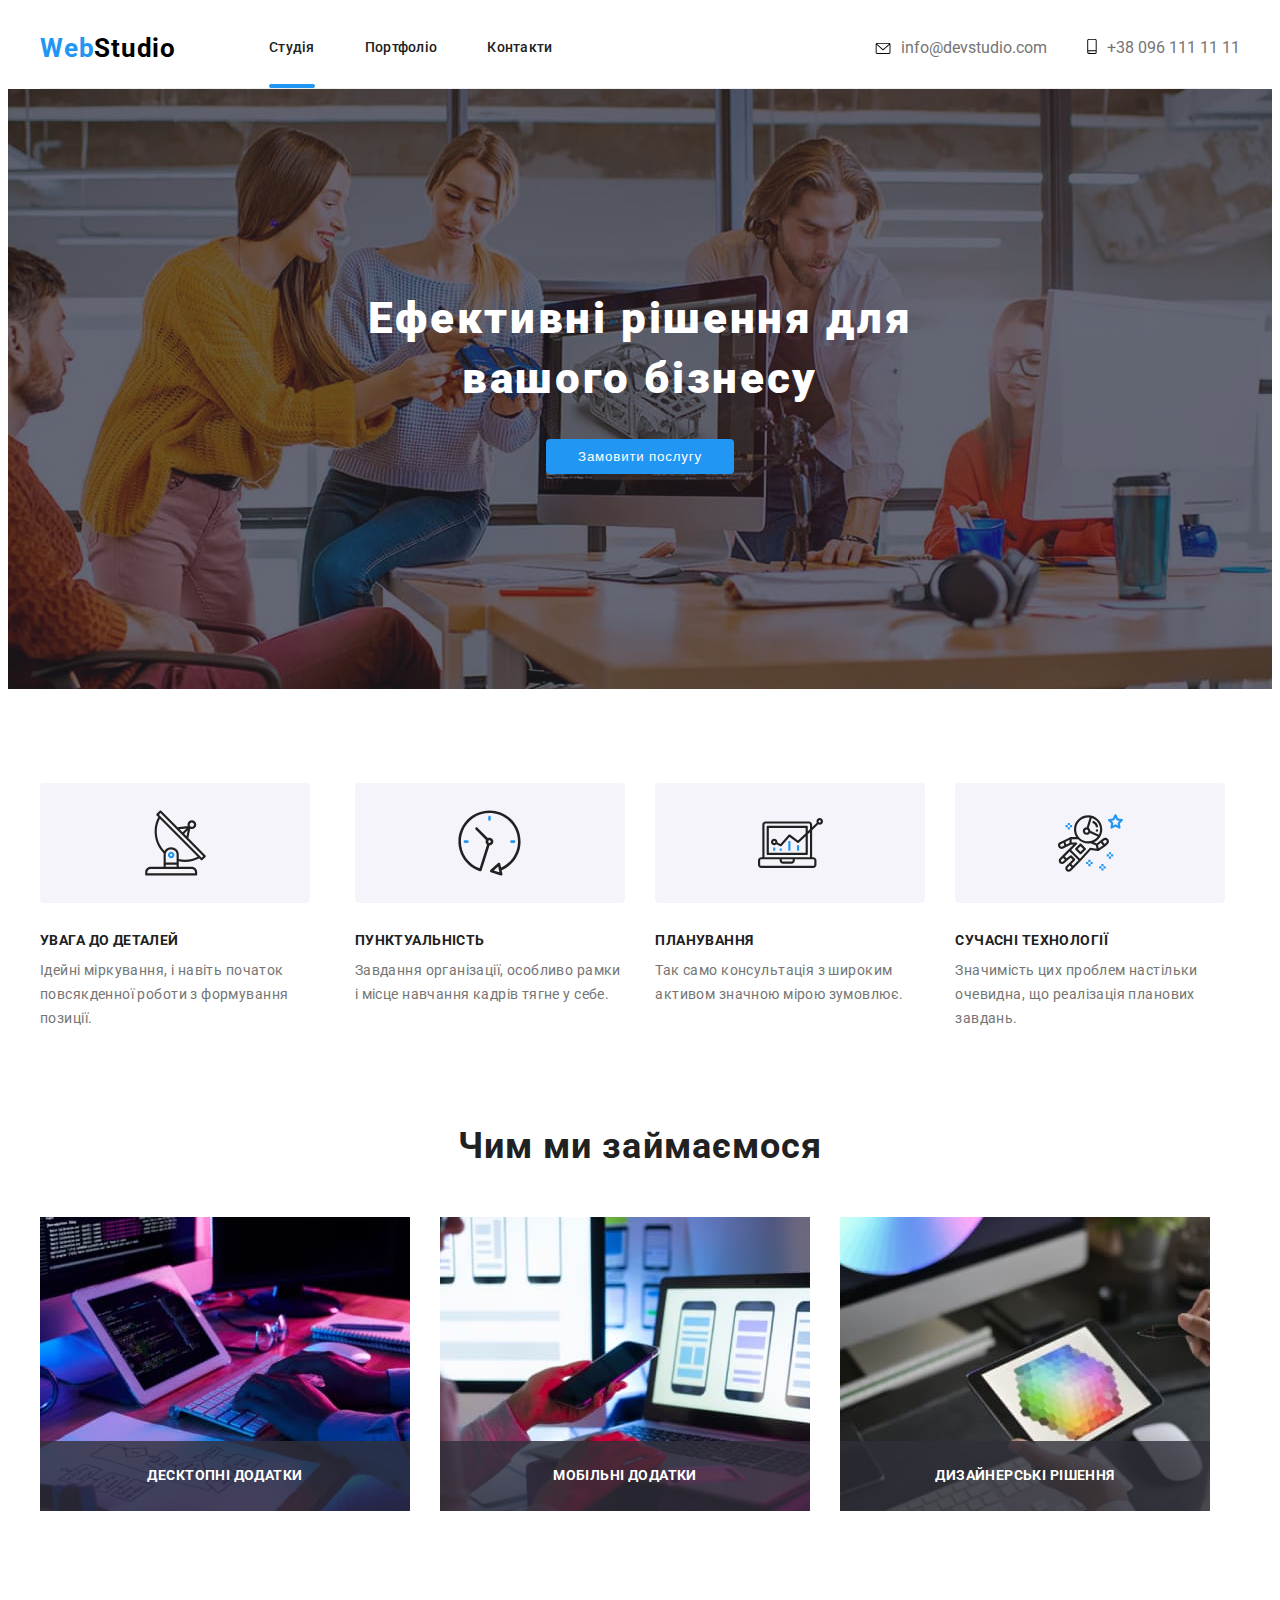
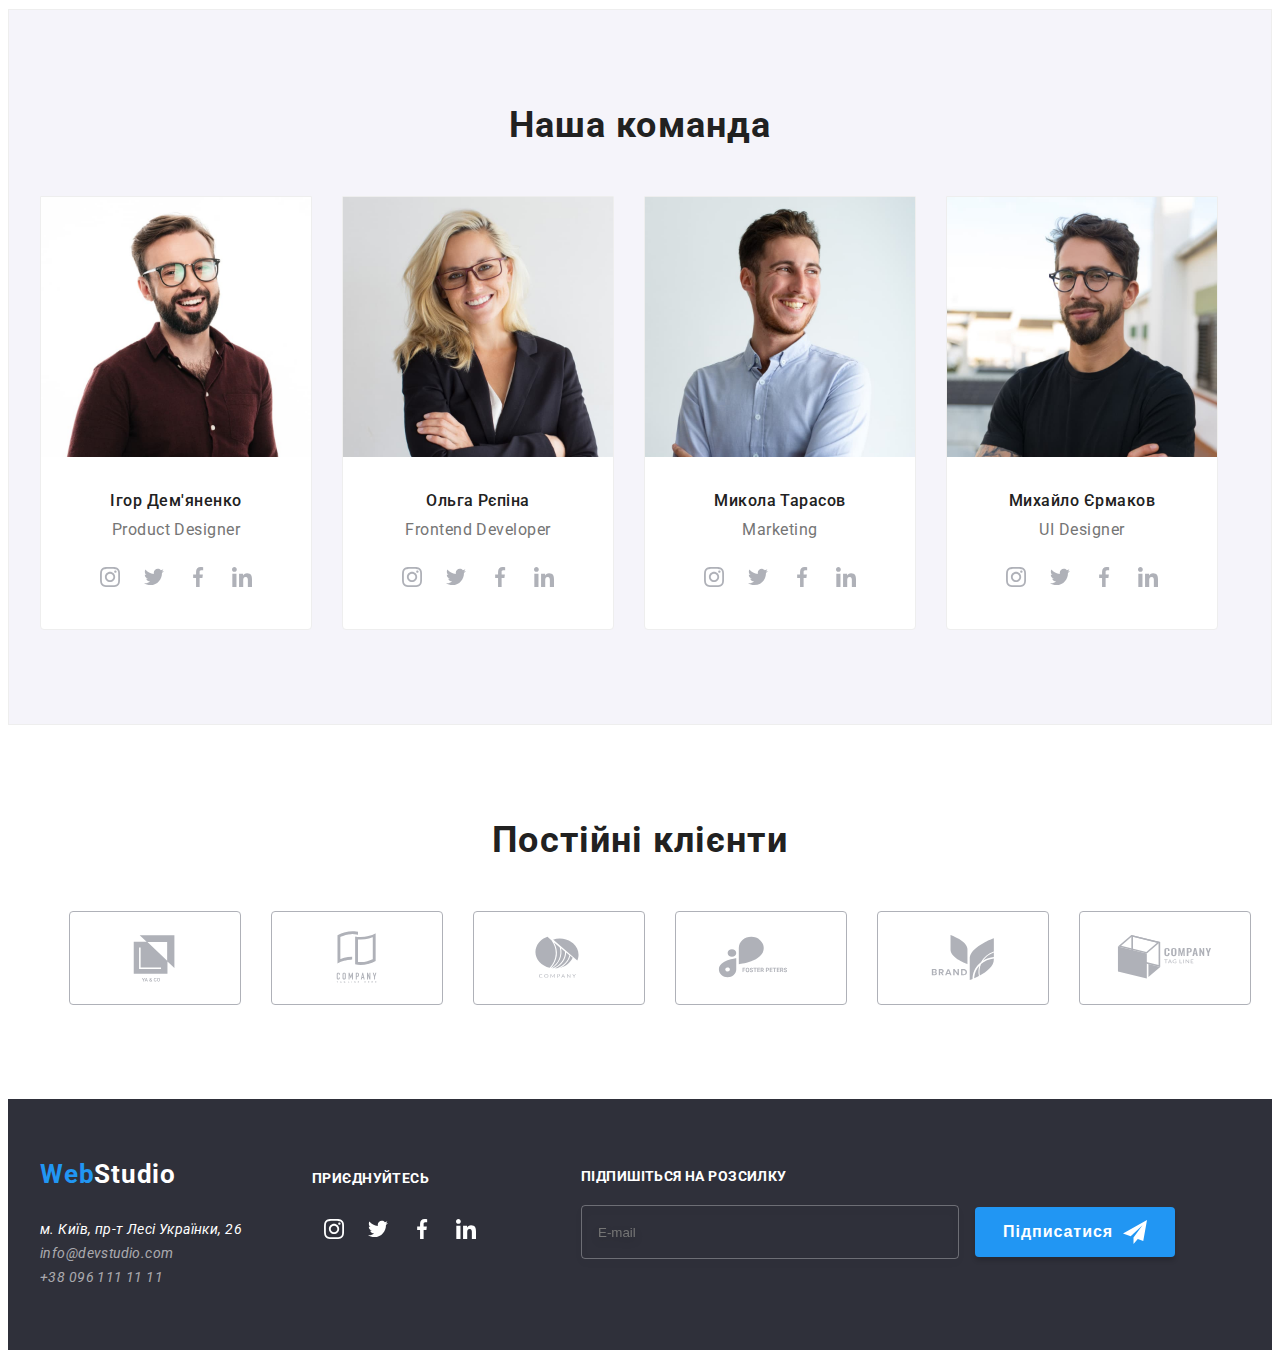
<file: index.html>
<!DOCTYPE html>
<html lang="uk">
  <head>
    <meta charset="UTF-8" />
    <meta http-equiv="X-UA-Compatible" content="IE=edge" />
    <meta name="viewport" content="width=device-width, initial-scale=1.0" />
    <title>Document</title>
    <link rel="preconnect" href="https://fonts.googleapis.com" />
    <link rel="preconnect" href="https://fonts.gstatic.com" crossorigin />
    <link
      href="https://fonts.googleapis.com/css2?family=Raleway:wght@700&family=Roboto:wght@400;500;700;900&display=swap"
      rel="stylesheet"
    />
    <link
      rel="stylesheet"
      href="https://cdnjs.cloudflare.com/ajax/libs/modern-normalize/1.1.0/modern-normalize.min.css"
      integrity="sha512-wpPYUAdjBVSE4KJnH1VR1HeZfpl1ub8YT/NKx4PuQ5NmX2tKuGu6U/JRp5y+Y8XG2tV+wKQpNHVUX03MfMFn9Q=="
      crossorigin="anonymous"
      referrerpolicy="no-referrer"
    />
    <link rel="stylesheet" href="./css/style.css" />
  </head>
  <body>
    <div class="container">
      <header class="header main-nav">
        <a href="" class="logo"> Web<span class="logo">Studio</span> </a>
        <nav>
          <ul class="site-nav list">
            <li class="item"><a href="" class="link menu-studio">Студія</a></li>
            <li class="item">
              <a href="./portfolio.html" class="link menu-link">Портфоліо</a>
            </li>
            <li class="item"><a href="" class="link menu-link">Контакти</a></li>
          </ul>
        </nav>
        <ul class="auth-nav list">
          <li class="social-mail">
            <a href="#" class="soc-mail link">
              <svg class="icon-mail mail" width="16" height="12">
                <use href="./images/icons.svg#icon-envelope"></use>
              </svg>
              info@devstudio.com
            </a>
          </li>
          <li class="social-tel">
            <a href="#" class="soc-tel link">
              <svg class="icon-tel tel" width="10" height="16">
                <use href="./images/icons.svg#icon-smartphone"></use>
              </svg>
              +38 096 111 11 11
            </a>
          </li>
        </ul>
      </header>
    </div>
    <main>
      <div>
        <div class="overlay">
          <section class="hero">
            <h1 class="hero-title list">
              Ефективні рішення для <br />вашого бізнесу
            </h1>
            <button type="button" class="hero-btn" data-modal-open>
              Замовити послугу
            </button>
          </section>
        </div>

        <section class="section">
          <div class="container">
            <h2 class="section-title visually-hidden">Наші переваги</h2>
            <ul class="features list">
              <li class="item">
                <div class="icon">
                  <svg width="65" height="70">
                    <use href="./images/icons.svg#icon-antenna"></use>
                  </svg>
                </div>
                <h3 class="title">УВАГА ДО ДЕТАЛЕЙ</h3>
                <p class="title-text item">
                  Ідейні міркування, і навіть початок повсякденної роботи з
                  формування позиції.
                </p>
              </li>
              <li class="item">
                <div class="icon">
                  <svg width="65" height="70">
                    <use href="./images/icons.svg#icon-clock-1"></use>
                  </svg>
                </div>
                <h3 class="title">ПУНКТУАЛЬНІСТЬ</h3>
                <p class="title-text item">
                  Завдання організації, особливо рамки і місце навчання кадрів
                  тягне у себе.
                </p>
              </li>
              <li class="item">
                <div class="icon">
                  <svg width="65" height="70">
                    <use href="./images/icons.svg#icon-diagram"></use>
                  </svg>
                </div>
                <h3 class="title">ПЛАНУВАННЯ</h3>
                <p class="title-text item">
                  Так само консультація з широким активом значною мірою
                  зумовлює.
                </p>
              </li>
              <li class="item">
                <div class="icon">
                  <svg width="65" height="70">
                    <use href="./images/icons.svg#icon-astronaut"></use>
                  </svg>
                </div>
                <h3 class="title">СУЧАСНІ ТЕХНОЛОГІЇ</h3>
                <p class="title-text item">
                  Значимість цих проблем настільки очевидна, що реалізація
                  планових завдань.
                </p>
              </li>
            </ul>
          </div>
        </section>
        <section class="section padding-top">
          <div class="container">
            <h2 class="section-title">Чим ми займаємося</h2>
            <ul class="list work-list">
              <li class="item">
                <div class="working-list">
                  <p class="working-text">Десктопні додатки</p>
                </div>
                <img src="./images/1.jpg" alt="coding" width="370" />
              </li>
              <li class="item">
                <div class="working-list">
                  <p class="working-text">Мобільні додатки</p>
                </div>
                <img src="./images/2.jpg" alt="work" width="370" />
              </li>
              <li class="item">
                <div class="working-list">
                  <p class="working-text">Дизайнерські рішення</p>
                </div>
                <img src="./images/3.jpg" alt="3D Designer" width="370" />
              </li>
            </ul>
          </div>
        </section>
        <section class="section bckg">
          <div class="container">
            <h2 class="section-title">Наша команда</h2>
            <ul class="our-team list">
              <li class="item">
                <img
                  src="./images/team-igor (1).jpg"
                  alt="our team"
                  width="270"
                />
                <h3 class="team-manager">Ігор Дем'яненко</h3>
                <p class="team-title">Product Designer</p>
                <div class="manager-soc">
                  <a href="#" class="manager-soc-item">
                    <svg class="icon-inst" width="20" height="20">
                      <use href="./images/icons.svg#icon-instagram"></use>
                    </svg>
                  </a>
                  <a href="#" class="manager-soc-item">
                    <svg class="icon-twitter" width="20" height="20">
                      <use href="./images/icons.svg#icon-twitter"></use>
                    </svg>
                  </a>
                  <a href="#" class="manager-soc-item">
                    <svg class="icon-facebook" width="20" height="20">
                      <use href="./images/icons.svg#icon-facebook"></use>
                    </svg>
                  </a>
                  <a href="#" class="manager-soc-item">
                    <svg class="icon-linkedin" width="20" height="20">
                      <use href="./images/icons.svg#icon-linkedin"></use>
                    </svg>
                  </a>
                </div>
              </li>
              <li class="item">
                <img
                  src="./images/team-olga (1).jpg"
                  alt="our team"
                  width="270"
                />
                <h3 class="team-manager">Ольга Рєпіна</h3>
                <p class="team-title">Frontend Developer</p>

                <div class="manager-soc">
                  <a href="#" class="manager-soc-item">
                    <svg width="20" height="20">
                      <use href="./images/icons.svg#icon-instagram"></use>
                    </svg>
                  </a>
                  <a href="#" class="manager-soc-item">
                    <svg width="20" height="20">
                      <use href="./images/icons.svg#icon-twitter"></use>
                    </svg>
                  </a>
                  <a href="#" class="manager-soc-item">
                    <svg width="20" height="20">
                      <use href="./images/icons.svg#icon-facebook"></use>
                    </svg>
                  </a>
                  <a href="#" class="manager-soc-item">
                    <svg width="20" height="20">
                      <use href="./images/icons.svg#icon-linkedin"></use>
                    </svg>
                  </a>
                </div>
              </li>
              <li class="item">
                <img
                  src="./images/team-mikola (1).jpg"
                  alt="our team"
                  width="270"
                />
                <h3 class="team-manager">Микола Тарасов</h3>
                <p class="team-title">Marketing</p>

                <div class="manager-soc">
                  <a href="#" class="manager-soc-item">
                    <svg width="20" height="20">
                      <use href="./images/icons.svg#icon-instagram"></use>
                    </svg>
                  </a>
                  <a href="#" class="manager-soc-item">
                    <svg width="20" height="20">
                      <use href="./images/icons.svg#icon-twitter"></use>
                    </svg>
                  </a>
                  <a href="#" class="manager-soc-item">
                    <svg width="20" height="20">
                      <use href="./images/icons.svg#icon-facebook"></use>
                    </svg>
                  </a>
                  <a href="#" class="manager-soc-item">
                    <svg width="20" height="20">
                      <use href="./images/icons.svg#icon-linkedin"></use>
                    </svg>
                  </a>
                </div>
              </li>
              <li class="item">
                <img
                  src="./images/team-mihailo (1).jpg"
                  alt="our team"
                  width="270"
                />
                <h3 class="team-manager">Михайло Єрмаков</h3>
                <p class="team-title">UI Designer</p>

                <div class="manager-soc">
                  <a href="#" class="manager-soc-item">
                    <svg width="20" height="20">
                      <use href="./images/icons.svg#icon-instagram"></use>
                    </svg>
                  </a>
                  <a href="#" class="manager-soc-item">
                    <svg width="20" height="20">
                      <use href="./images/icons.svg#icon-twitter"></use>
                    </svg>
                  </a>
                  <a href="#" class="manager-soc-item">
                    <svg width="20" height="20">
                      <use href="./images/icons.svg#icon-facebook"></use>
                    </svg>
                  </a>
                  <a href="#" class="manager-soc-item">
                    <svg width="20" height="20">
                      <use href="./images/icons.svg#icon-linkedin"></use>
                    </svg>
                  </a>
                </div>
              </li>
            </ul>
          </div>
        </section>
      </div>
    </main>
    <div class="container">
      <section class="section">
        <h2 class="section-title">Постійні клієнти</h2>
        <div class="icons-clients">
          <ul class="clients-list">
            <a href="#" class="clients-soc item">
              <svg width="106" height="60">
                <use href="./images/icons.svg#icon-Logo"></use>
              </svg>
            </a>
            <a href="#" class="clients-soc item">
              <svg width="106" height="60">
                <use href="./images/icons.svg#icon-Logo1"></use>
              </svg>
            </a>
            <a href="#" class="clients-soc item">
              <svg width="106" height="60">
                <use href="./images/icons.svg#icon-Logo2"></use>
              </svg>
            </a>
            <a href="#" class="clients-soc item">
              <svg width="106" height="60">
                <use href="./images/icons.svg#icon-Logo3"></use>
              </svg>
            </a>
            <a href="#" class="clients-soc item">
              <svg width="106" height="60">
                <use href="./images/icons.svg#icon-Logo4"></use>
              </svg>
            </a>
            <a href="#" class="clients-soc item">
              <svg width="106" height="60">
                <use href="./images/icons.svg#icon-Logo5"></use>
              </svg>
            </a>
          </ul>
        </div>
      </section>
    </div>
    <footer class="footer">
      <div class="container footer-position">
        <div>
          <a href="" class="logo-footer">
            Web<span class="logo-footer">Studio</span>
          </a>
          <address class="address">
            <div class="footer-info">
              <ul class="list">
                <li>
                  <a
                    href="https://goo.gl/maps/Df2km93PfEb9xTwm8"
                    target="_blank"
                    rel="noopener noreferrer nofollow"
                    class="footer-address"
                    >м. Київ, пр-т Лесі Українки, 26</a
                  >
                </li>

                <li>
                  <a href="mailto:info@devstudio.com" class="footer-mail"
                    >info@devstudio.com</a
                  >
                </li>
                <li>
                  <a href="tel:+380961111111" class="footer-tel"
                    >+38 096 111 11 11</a
                  >
                </li>
              </ul>
            </div>
          </address>
        </div>
        <div class="footer-soc-list">
          <h2 class="footer-soc-title">приєднуйтесь</h2>
          <ul class="social-list list">
            <li>
              <a href="#" class="footer-soc-item">
                <svg width="20" height="20">
                  <use href="./images/icons.svg#icon-instagram"></use>
                </svg>
              </a>
            </li>
            <li>
              <a href="#" class="footer-soc-item">
                <svg width="20" height="20">
                  <use href="./images/icons.svg#icon-twitter"></use>
                </svg>
              </a>
            </li>
            <li>
              <a href="#" class="footer-soc-item">
                <svg width="20" height="20">
                  <use href="./images/icons.svg#icon-facebook"></use>
                </svg>
              </a>
            </li>
            <li>
              <a href="#" class="footer-soc-item">
                <svg width="20" height="20">
                  <use href="./images/icons.svg#icon-linkedin"></use>
                </svg>
              </a>
            </li>
          </ul>
        </div>
        <form class="follow-field">
          <h2 class="follow-title">Підпишіться на розсилку</h2>
          <input
            type="email"
            name="mail"
            class="follow-mail"
            placeholder="E-mail"
          />
          <button type="submit" class="follow-btn">
            <span class="follow-text">Підписатися</span>
            <svg width="24" height="24" class="icon-massage">
              <use href="./images/icons.svg#icon-follow-massage"></use>
            </svg>
          </button>
        </form>
      </div>
    </footer>
    <div class="backdrop is-hidden" data-modal>
      <div class="modal">
        <button type="button" class="modal-close" data-modal-close>
          <svg width="11" height="11">
            <use href="./images/icons.svg#icon-close"></use>
          </svg>
        </button>
        <h2 class="modal-title">Залиште свої дані, ми вам передзвонимо</h2>
        <form class="form">
          <div class="form-field">
            <label for="">Ім'я</label>
            <div class="modal-input-wrapper">
              <input type="text" name="user-name" class="user-name" />
              <svg width="18" height="18" class="person">
                <use href="./images/icons.svg#icon-person"></use>
              </svg>
            </div>
          </div>

          <div class="form-field">
            <label for="">Телефон</label>
            <div class="modal-input-wrapper">
              <input type="tel" name="tel" class="user-tel" />
              <svg width="18" height="18" class="telefon">
                <use href="./images/icons.svg#icon-phone"></use>
              </svg>
            </div>
          </div>

          <div class="form-field">
            <label for="">Пошта</label>
            <div class="modal-input-wrapper">
              <input type="email" name="mail" class="user-mail" />
              <svg width="18" height="18" class="modal-mail">
                <use href="./images/icons.svg#icon-email"></use>
              </svg>
            </div>
          </div>

          <div class="form-field">
            <label for="">Коментар</label>
            <textarea
              name="comment"
              id=""
              rows="10"
              placeholder="Введіть текст"
            ></textarea>
          </div>

          <div class="modal-policy">
            <input class="checkbox" type="checkbox" name="poli" id="politic" />
            <label for="politic" class="policy">
              <span class="modal-icon-check">
                <svg width="16" height="15">
                  <use href="./images/icons.svg#icon-check"></use>
                </svg>
              </span>
              Погоджуюся з розсилкою та приймаю</label
            >
            <a href="" class="policy-blue">Умови договору</a>
          </div>

          <button type="submit" class="modal-btn">Відправити</button>
        </form>
      </div>
    </div>
    <script src="./js/modal.js"></script>
  </body>
</html>
</file>
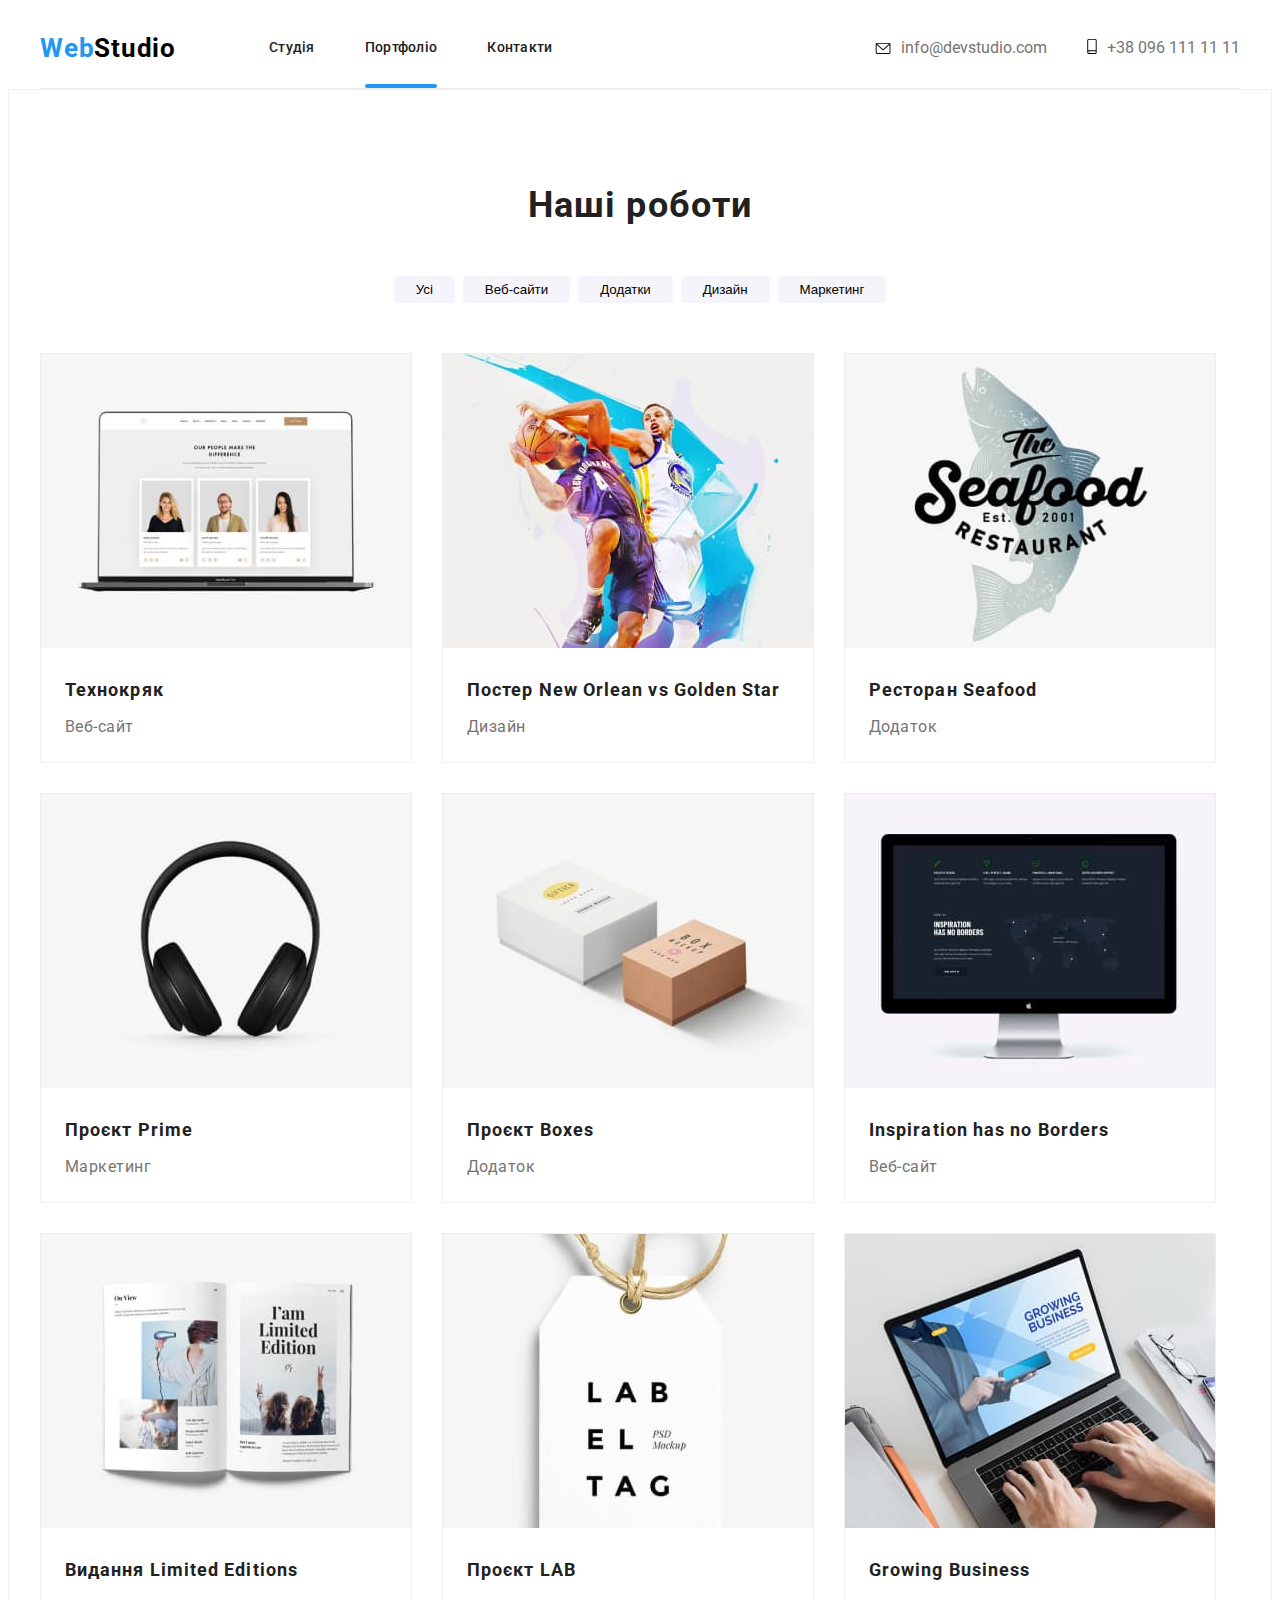
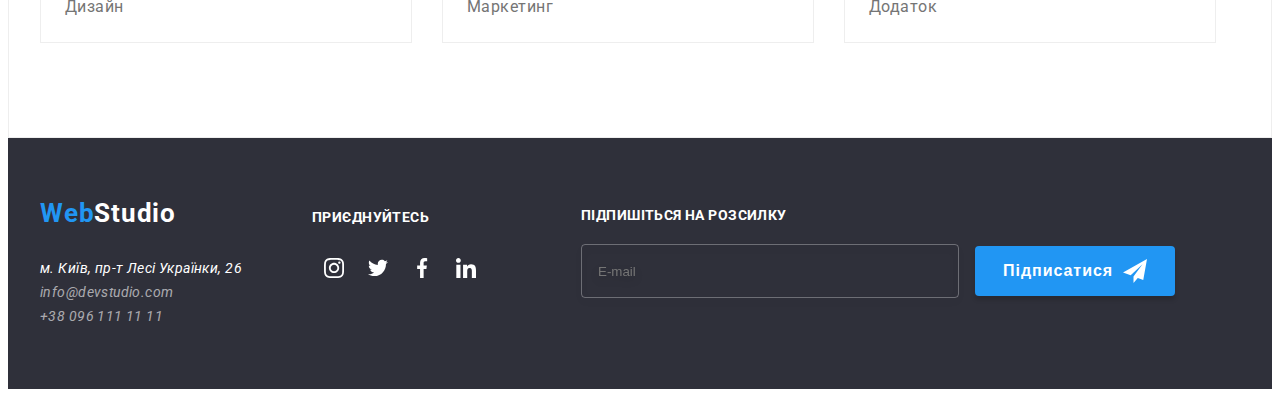
<file: portfolio.html>
<!DOCTYPE html>
<html lang="en">
  <head>
    <meta charset="UTF-8" />
    <meta http-equiv="X-UA-Compatible" content="IE=edge" />
    <meta name="viewport" content="width=device-width, initial-scale=1.0" />
    <title>Document</title>
    <link
      href="https://fonts.googleapis.com/css2?family=Raleway:wght@700&family=Roboto:wght@400;500;700;900&display=swap"
      rel="stylesheet"
    />
    <link
      rel="stylesheet"
      href="https://cdnjs.cloudflare.com/ajax/libs/modern-normalize/1.1.0/modern-normalize.min.css"
      integrity="sha512-wpPYUAdjBVSE4KJnH1VR1HeZfpl1ub8YT/NKx4PuQ5NmX2tKuGu6U/JRp5y+Y8XG2tV+wKQpNHVUX03MfMFn9Q=="
      crossorigin="anonymous"
      referrerpolicy="no-referrer"
    />
    <link rel="stylesheet" href="./css/style.css" />
  </head>
  <body>
    <div class="container">
      <header class="header main-nav">
        <a href="" class="logo"> Web<span class="logo">Studio</span> </a>
        <nav>
          <ul class="site-nav list">
            <li class="item">
              <a href="./index.html" class="link menu-link">Студія</a>
            </li>
            <li class="item">
              <a href="./portfolio.html" class="link menu-portfolio"
                >Портфоліо</a
              >
            </li>
            <li class="item"><a href="" class="link menu-link">Контакти</a></li>
          </ul>
        </nav>
        <ul class="auth-nav list">
          <li class="social-mail">
            <a href="#" class="soc-mail link">
              <svg class="icon-mail mail" width="16" height="12">
                <use href="./images/icons.svg#icon-envelope"></use>
              </svg>
              info@devstudio.com
            </a>
          </li>
          <li class="social-tel">
            <a href="#" class="soc-tel link">
              <svg class="icon-tel tel" width="10" height="16">
                <use href="./images/icons.svg#icon-smartphone"></use>
              </svg>
              +38 096 111 11 11
            </a>
          </li>
        </ul>
      </header>
    </div>
    <main>
      <section class="section border">
        <div class="portfolio-container">
          <h1 class="section-title">Наші роботи</h1>
          <ul class="list flex-btn">
            <li class="item"><button type="button" class="btn">Усі</button></li>
            <li class="item">
              <button type="button" class="btn">Веб-сайти</button>
            </li>
            <li class="item">
              <button type="button" class="btn">Додатки</button>
            </li>
            <li class="item">
              <button type="button" class="btn">Дизайн</button>
            </li>
            <li class="item">
              <button type="button" class="btn">Маркетинг</button>
            </li>
          </ul>
          <ul class="list flex-container">
            <li class="flex-element">
              <div class="products-overlay">
                <a href=""></a>
                <img src="./images/texnocryak.jpg" alt="" />
                <div class="products-text">
                  <p class="text-resource">
                    Ресурс пропонує комплексні пропозиції з різним рівнем
                    функціоналу та сервісів. Все це дозволить відвідувачу
                    отримати вичерпні відомості про компанію чи приватну особу.
                  </p>
                </div>
              </div>
              <h2 class="title-name">Технокряк</h2>
              <p class="text">Веб-сайт</p>
            </li>
            <li class="flex-element">
              <div class="products-overlay">
                <a href=""></a>
                <img src="./images/neworlean.jpg" alt="" />
                <div class="products-text">
                  <p class="text-resource">
                    Ресурс пропонує комплексні пропозиції з різним рівнем
                    функціоналу та сервісів. Все це дозволить відвідувачу
                    отримати вичерпні відомості про компанію чи приватну особу.
                  </p>
                </div>
              </div>
              <h2 class="title-name">Постер New Orlean vs Golden Star</h2>
              <p class="text">Дизайн</p>
            </li>
            <li class="flex-element">
              <div class="products-overlay">
                <a href=""></a>
                <img src="./images/seafood.jpg" alt="" />
                <div class="products-text">
                  <p class="text-resource">
                    Ресурс пропонує комплексні пропозиції з різним рівнем
                    функціоналу та сервісів. Все це дозволить відвідувачу
                    отримати вичерпні відомості про компанію чи приватну особу.
                  </p>
                </div>
              </div>
              <h2 class="title-name">Ресторан Seafood</h2>
              <p class="text">Додаток</p>
            </li>
            <li class="flex-element">
              <div class="products-overlay">
                <a href=""></a>
                <img src="./images/prime.jpg" alt="" />
                <div class="products-text">
                  <p class="text-resource">
                    Ресурс пропонує комплексні пропозиції з різним рівнем
                    функціоналу та сервісів. Все це дозволить відвідувачу
                    отримати вичерпні відомості про компанію чи приватну особу.
                  </p>
                </div>
              </div>
              <h2 class="title-name">Проєкт Prime</h2>
              <p class="text">Маркетинг</p>
            </li>
            <li class="flex-element">
              <div class="products-overlay">
                <a href=""></a>
                <img src="./images/boxes.jpg" alt="" />
                <div class="products-text">
                  <p class="text-resource">
                    Ресурс пропонує комплексні пропозиції з різним рівнем
                    функціоналу та сервісів. Все це дозволить відвідувачу
                    отримати вичерпні відомості про компанію чи приватну особу.
                  </p>
                </div>
              </div>
              <h2 class="title-name">Проєкт Boxes</h2>
              <p class="text">Додаток</p>
            </li>
            <li class="flex-element">
              <div class="products-overlay">
                <a href=""></a>
                <img src="./images/Inspiration.jpg" alt="" />
                <div class="products-text">
                  <p class="text-resource">
                    Ресурс пропонує комплексні пропозиції з різним рівнем
                    функціоналу та сервісів. Все це дозволить відвідувачу
                    отримати вичерпні відомості про компанію чи приватну особу.
                  </p>
                </div>
              </div>
              <h2 class="title-name">Inspiration has no Borders</h2>
              <p class="text">Веб-сайт</p>
            </li>
            <li class="flex-element">
              <div class="products-overlay">
                <a href=""></a>
                <img src="./images/Limited Edition.jpg" alt="" />
                <div class="products-text">
                  <p class="text-resource">
                    Ресурс пропонує комплексні пропозиції з різним рівнем
                    функціоналу та сервісів. Все це дозволить відвідувачу
                    отримати вичерпні відомості про компанію чи приватну особу.
                  </p>
                </div>
              </div>
              <h2 class="title-name">Видання Limited Editions</h2>
              <p class="text">Дизайн</p>
            </li>
            <li class="flex-element">
              <div class="products-overlay">
                <a href=""></a>
                <img src="./images/lab.jpg" alt="" />
                <div class="products-text">
                  <p class="text-resource">
                    Ресурс пропонує комплексні пропозиції з різним рівнем
                    функціоналу та сервісів. Все це дозволить відвідувачу
                    отримати вичерпні відомості про компанію чи приватну особу.
                  </p>
                </div>
              </div>
              <h2 class="title-name">Проєкт LAB</h2>
              <p class="text">Маркетинг</p>
            </li>
            <li class="flex-element">
              <div class="products-overlay">
                <a href=""></a>
                <img src="./images/Growing Business.jpg" alt="" />
                <div class="products-text">
                  <p class="text-resource">
                    Ресурс пропонує комплексні пропозиції з різним рівнем
                    функціоналу та сервісів. Все це дозволить відвідувачу
                    отримати вичерпні відомості про компанію чи приватну особу.
                  </p>
                </div>
              </div>
              <h2 class="title-name">Growing Business</h2>
              <p class="text">Додаток</p>
            </li>
          </ul>
        </div>
      </section>
    </main>
    <footer class="footer">
      <div class="container footer-position">
        <div>
          <a href="" class="logo-footer">
            Web<span class="logo-footer">Studio</span>
          </a>
          <address class="address">
            <div class="footer-info">
              <ul class="list">
                <li>
                  <a
                    href="https://goo.gl/maps/Df2km93PfEb9xTwm8"
                    target="_blank"
                    rel="noopener noreferrer nofollow"
                    class="footer-address"
                    >м. Київ, пр-т Лесі Українки, 26</a
                  >
                </li>

                <li>
                  <a href="mailto:info@devstudio.com" class="footer-mail"
                    >info@devstudio.com</a
                  >
                </li>
                <li>
                  <a href="tel:+380961111111" class="footer-tel"
                    >+38 096 111 11 11</a
                  >
                </li>
              </ul>
            </div>
          </address>
        </div>
        <div class="footer-soc-list">
          <h2 class="footer-soc-title">приєднуйтесь</h2>
          <ul class="social-list list">
            <li>
              <a href="#" class="footer-soc-item">
                <svg width="20" height="20">
                  <use href="./images/icons.svg#icon-instagram"></use>
                </svg>
              </a>
            </li>
            <li>
              <a href="#" class="footer-soc-item">
                <svg width="20" height="20">
                  <use href="./images/icons.svg#icon-twitter"></use>
                </svg>
              </a>
            </li>
            <li>
              <a href="#" class="footer-soc-item">
                <svg width="20" height="20">
                  <use href="./images/icons.svg#icon-facebook"></use>
                </svg>
              </a>
            </li>
            <li>
              <a href="#" class="footer-soc-item">
                <svg width="20" height="20">
                  <use href="./images/icons.svg#icon-linkedin"></use>
                </svg>
              </a>
            </li>
          </ul>
        </div>
        <form class="follow-field">
          <h2 class="follow-title">Підпишіться на розсилку</h2>
          <input
            type="email"
            name="mail"
            class="follow-mail"
            placeholder="E-mail"
          />
          <button type="submit" class="follow-btn">
            <span class="follow-text">Підписатися</span>
            <svg width="24" height="24" class="icon-massage">
              <use href="./images/icons.svg#icon-follow-massage"></use>
            </svg>
          </button>
        </form>
      </div>
    </footer>
  </body>
</html>
</file>
<file: css/style.css>
body {
  font-family: "Roboto", sans-serif;
  color: #212121;
}

.list {
  padding: 0px;
  margin: 0px;
  list-style: none;
}

a {
  text-decoration: none;
  list-style: none;
}

p,
h1,
h2,
h3,
h4,
h5,
h6 {
  margin: 0px;
}

ul {
  margin: 0px;
}

.container {
  margin: 0px auto;
  width: 1200px;
  padding-left: 15px;
  padding-right: 15px;
}

/* logo */

a.logo {
  font-weight: 700;
  font-size: 26px;
  line-height: 1.19;
  letter-spacing: 0.03em;
  color: #2196f3;
}

span.logo {
  font-weight: 700;
  font-size: 26px;
  line-height: 1.19;
  letter-spacing: 0.03em;
  color: #000000;
}

.logo:hover,
.logo:focus {
  color: #2196f3;
}

.logo-footer:focus,
.logo-footer:hover {
  color: #2196f3;
}

a.logo-footer {
  font-weight: 700;
  font-size: 26px;
  line-height: 1.19;
  letter-spacing: 0.03em;
  color: #2196f3;
}

span.logo-footer {
  font-weight: 700;
  font-size: 26px;
  line-height: 1.19;
  letter-spacing: 0.03em;
  color: #ffffff;
}

/* header */

.header {
  border-bottom: 1px solid #eeeeee;
}

/* menu-link */

.menu-link {
  position: relative;

  display: block;
  text-decoration: none;
}

.menu-link::after {
  position: absolute;
  content: "";

  left: 0;
  bottom: 0;

  display: block;
  width: 100%;
  height: 5px;
  background-color: #2196f3;
  border-radius: 2px;
  opacity: 0;
  transition: opacity 250ms cubic-bezier(0.4, 0, 0.2, 1);
}

.menu-studio {
  position: relative;

  display: block;
  text-decoration: none;
}

.menu-studio::after {
  position: absolute;
  content: "";

  left: 0;
  bottom: 0;

  display: block;
  width: 100%;
  height: 4px;
  background-color: #2196f3;
  border-radius: 2px;
}

.menu-link:hover::after {
  opacity: 1;
}

.menu-portfolio {
  position: relative;

  display: block;
  text-decoration: none;
}

.menu-portfolio::after {
  position: absolute;
  content: "";

  left: 0;
  bottom: 0;

  display: block;
  width: 100%;
  height: 4px;
  background-color: #2196f3;
  border-radius: 2px;
}

/* main nav */

.main-nav {
  display: flex;
  align-items: center;
}

/* auth-nav */

.soc-mail {
  display: flex;
  justify-content: center;
  align-items: center;
}

.soc-mail:hover {
  fill: #2196f3;
}

.icon-mail {
  display: flex;
  margin: 0px;
  padding: 0px;
  align-items: center;
  justify-content: center;
  margin-right: 10px;
}

.mail {
  display: flex;
  align-items: center;
}

.social-tel {
  display: flex;
}

.icon-tel {
  margin: 0px;
  padding: 0px;
  align-items: flex-start;
}

.soc-tel {
  display: flex;
}

.soc-tel:hover {
  fill: #2196f3;
}

.icon-tel {
  display: flex;
  margin: 0px;
  padding: 0px;
  align-items: center;
  justify-content: center;
}

.tel {
  display: flex;
  align-items: center;
  margin-left: 40px;
  margin-right: 10px;
}

.auth-nav {
  display: flex;
  margin-left: auto;
  justify-content: center;
  align-items: center;
}

.auth-nav .item + .item {
  padding-left: 40px;
}

.auth-nav .link:focus,
.auth-nav .link:hover {
  color: #2196f3;
}

.auth-nav .link {
  color: #757575;
}

/* overlay */

.overlay {
  max-width: 1600px;
  height: 600px;
  margin-left: auto;
  margin-right: auto;
  background-image: linear-gradient(
      to right,
      rgba(47, 48, 58, 0.4),
      rgba(47, 48, 58, 0.4)
    ),
    url(../images/Img.jpg);
  background-position: center;
  background-size: cover;
}

/* hero */

.hero {
  padding-top: 200px;
  padding-bottom: 200px;
  text-align: center;
}

.hero-title {
  font-weight: 900;
  font-size: 44px;
  line-height: 1.36;
  letter-spacing: 0.06em;
  margin-bottom: 30px;
  color: #ffffff;
}

.hero-btn {
  letter-spacing: 0.06em;
  border-radius: 4px;
  padding: 10px 32px;
  background-color: #2196f3;
  color: #ffffff;
  border: 1px transparent;
}

/* visually-hidden */

.visually-hidden {
  position: absolute;
  width: 1px;
  height: 1px;
  margin: -1px;
  border: 0;
  padding: 0;
  white-space: nowrap;
  clip-path: inset(100%);
  clip: rect(0 0 0 0);
  overflow: hidden;
}

/* icons */

.icon {
  display: flex;
  width: 270px;
  height: 120px;
  margin-bottom: 30px;
  justify-content: center;
  align-items: center;
  background: #f5f4fa;
  border-radius: 4px;
}

/* section */

.section {
  padding-top: 94px;
  padding-bottom: 94px;
}

.section-title {
  margin-bottom: 50px;
}

.padding-top {
  padding-top: 0px;
}

/* site nav */

.site-nav {
  display: flex;
  margin-left: 93px;
}

.site-nav .item:not(:last-child) {
  margin-right: 50px;
}

.site-nan .li {
  position: relative;
}
/* .site-nav .item {
  margin-right: 50px;
} */

.site-nav .link {
  display: block;
  padding-top: 32px;
  padding-bottom: 32px;

  font-weight: 500;
  font-size: 14px;
  line-height: 1.14;
  letter-spacing: 0.02em;
  color: #212121;
}

.site-nav .link:focus,
.site-nav .link:hover {
  color: #2196f3;
}

/* main */
.section-title {
  margin-top: 0px;
  font-weight: 700;
  font-size: 36px;
  line-height: 1.17;
  text-align: center;
  letter-spacing: 0.03em;
  color: #212121;
}

.title {
  margin-bottom: 10px;
}

/* main partfolio */

.border {
  border: 1px solid #eeeeee;
}

.portfolio-container {
  width: 1200px;
  padding-left: 15px;
  padding-right: 15px;
  margin-left: auto;
  margin-right: auto;
}

.flex-btn {
  display: flex;
  flex-wrap: wrap;
  justify-content: center;
  margin-bottom: 50px;
}

.flex-container {
  display: flex;
  flex-wrap: wrap;
}

.flex-element:nth-child(3n) {
  margin-right: 0px;
}

.flex-element:nth-last-child(-n + 3) {
  margin-bottom: 0px;
}

.flex-element {
  border: 1px solid #eeeeee;
  width: 370px;
  margin-bottom: 30px;
  margin-right: 30px;
}

.flex-element:focus,
.flex-element:hover {
  box-shadow: 0px 1px 1px rgba(0, 0, 0, 0.12), 0px 4px 4px rgba(0, 0, 0, 0.06),
    1px 4px 6px rgba(0, 0, 0, 0.16);
}

.products-overlay {
  position: relative;
  overflow: hidden;
}

.products-text {
  position: absolute;
  top: 0;
  left: 0;
  width: 100%;
  height: 100%;
  background-color: rgba(33, 150, 243, 0.9);
  padding: 63px 24px;

  transform: translateY(100%);
  display: flex;
  justify-content: center;
  align-items: center;
  transition: transform 250ms cubic-bezier(0.4, 0, 0.2, 1),
    opacity 250ms cubic-bezier(0.4, 0, 0.2, 1);
  opacity: 0;
}

.text-resource {
  font-size: 18px;
  line-height: 1.56;
  letter-spacing: 0.03em;
  color: #ffffff;
}

.products-overlay:hover .products-text {
  transform: translateY(0);
  opacity: 1;
}

/* our-team */

.team-manager {
  margin-top: 30px;
  text-align: center;
  font-weight: 500;
  font-size: 16px;
  line-height: 1.19;
  letter-spacing: 0.03em;
  margin-bottom: 10px;
}

.team-title {
  margin-bottom: 16px;
  text-align: center;
  font-size: 16px;
  line-height: 1.19;
  letter-spacing: 0.03em;
  color: #757575;
}

.our-team {
  display: flex;
}

.our-team .item {
  background: #ffffff;
  border: 1px solid #eeeeee;
  border-radius: 0px 0px 4px 4px;
}

.our-team .item + .item {
  margin-left: 30px;
}

.bckg {
  background: #f5f4fa;
  border: 1px solid #eeeeee;
}

/* manager-socials */

.manager-soc {
  display: flex;
  justify-content: center;
  align-items: center;
  margin-bottom: 30px;
}

.manager-soc-item {
  display: flex;
  justify-content: center;
  align-items: center;
  border-radius: 50%;
  width: 44px;
  height: 44px;
  fill: #afb1b8;
  transition: background-color 250ms cubic-bezier(0.4, 0, 0.2, 1),
    fill 250ms cubic-bezier(0.4, 0, 0.2, 1);
}

.manager-soc-item:hover,
.manager-soc-item:focus {
  background-color: #2196f3;
  fill: #ffffff;
}

/* work-list */

.work-list {
  position: relative;
  display: flex;
  flex-wrap: wrap;
}

.working-list {
  position: absolute;
  width: 370px;
  height: 70px;
  bottom: 4px;
  background-color: rgba(47, 48, 58, 0.8);
}

.working-text {
  position: absolute;
  top: 50%;
  left: 50%;
  transform: translate(-50%, -50%);
  font-weight: 700;
  font-size: 14px;
  line-height: 1.14;
  text-align: center;
  letter-spacing: 0.03em;
  text-transform: uppercase;

  color: #ffffff;
}

.work-list .item + .item {
  margin-left: 30px;
}

/* feature */

.features {
  display: flex;
}

.features .item + .item {
  margin-left: 30px;
}

.feature .title {
  color: #212121;
}

.btn:focus,
.btn:hover {
  color: #ffffff;
  background-color: #2196f3;
  box-shadow: 0px 3px 1px rgba(0, 0, 0, 0.1), 0px 1px 2px rgba(0, 0, 0, 0.08),
    0px 2px 2px rgba(0, 0, 0, 0.12);
}

.btn {
  padding: 6px 22px 6px 22px;
  cursor: pointer;
  border: transparent;
  background: #f5f4fa;
  border-radius: 4px;
  transition: background-color 250ms cubic-bezier(0.4, 0, 0.2, 1),
    color 250ms cubic-bezier(0.4, 0, 0.2, 1);
}

.flex-btn .item + .item {
  margin-left: 8px;
}

.title {
  font-weight: 700;
  font-size: 14px;
  line-height: 1.14;
  letter-spacing: 0.03em;
}

.title-text {
  font-size: 14px;
  line-height: 1.71;
  letter-spacing: 0.03em;
  color: #757575;
}

.title-name {
  margin-top: 20px;
  margin-left: 24px;
  margin-right: 24px;
  font-weight: 700;
  font-size: 18px;
  line-height: 2;
  letter-spacing: 0.06em;
}

.text {
  margin-right: 24px;
  margin-left: 24px;
  margin-bottom: 20px;
  margin-top: 4px;
  font-size: 16px;
  line-height: 1.88;
  letter-spacing: 0.03em;
  color: #757575;
}

.feauters-list .item + .item {
  margin-left: 30px;
}

/* icons-clients */

.icons-clients {
  display: flex;
  justify-content: center;
  align-items: center;
}

.clients-list {
  display: flex;
}
.clients-soc {
  display: flex;
  align-items: center;
  justify-content: center;
  border: 1px solid #afb1b8;
  border-radius: 4px;
  width: 170px;
  height: 92px;
  fill: #afb1b8;
  transition: border-color 250ms cubic-bezier(0.4, 0, 0.2, 1),
    fill 250ms cubic-bezier(0.4, 0, 0.2, 1);
}

.clients-soc:hover {
  fill: #2196f3;
  border-color: #2196f3;
}

.clients-list .item + .item {
  margin-left: 30px;
}

/* address */
.address {
  display: flex;
  margin-top: 28px;
}
/* footer */

.footer {
  display: flex;
  padding-top: 60px;
  padding-bottom: 60px;
  background-color: #2f303a;
}

.footer-mail {
  font-size: 14px;
  line-height: 1.71;
  letter-spacing: 0.03em;
  color: rgba(255, 255, 255, 0.6);
}

.footer-tel {
  font-size: 14px;
  line-height: 1.71;
  letter-spacing: 0.03em;
  color: rgba(255, 255, 255, 0.6);
}

.footer-address {
  font-size: 14px;
  line-height: 1.71;
  letter-spacing: 0.03em;
  color: #ffffff;
}

.footer-soc-title {
  margin-top: 12px;
  margin-bottom: 20px;
  font-weight: 700;
  font-size: 14px;
  line-height: 1.14;
  letter-spacing: 0.03em;
  text-transform: uppercase;
  color: #ffffff;
}

.footer-soc {
  width: 206px;
  height: 80px;
  padding-top: 60px;
  padding-bottom: 60px;
  margin-left: 70px;
}

.footer-soc-item {
  display: flex;
  justify-content: center;
  align-items: center;
  border-radius: 50%;
  width: 44px;
  height: 44px;
  fill: #ffffff;
  transition: background-color 250ms cubic-bezier(0.4, 0, 0.2, 1);
}

.footer-soc-item:hover {
  background-color: #2196f3;
}

.footer-position {
  display: flex;
}

.social-list {
  display: flex;
}

.footer-soc-list {
  margin-left: 70px;
}

.follow-field {
  margin-top: 10px;
  margin-left: 93px;
}

.follow-mail {
  width: 358px;
  height: 50px;
  margin-right: 12px;
  padding-left: 16px;
  border: 1px solid rgba(255, 255, 255, 0.3);
  filter: drop-shadow(0px 4px 4px rgba(0, 0, 0, 0.15));
  border-radius: 4px;
  background-color: transparent;
}

.follow-title {
  font-weight: 700;
  font-size: 14px;
  line-height: 1.14;
  letter-spacing: 0.03em;
  text-transform: uppercase;
  margin-bottom: 20px;

  color: #ffffff;
}

.follow-btn {
  position: relative;
  width: 200px;
  height: 50px;
  border: none;
  letter-spacing: 0.06em;
  padding: 10px 28px;
  background: #2196f3;
  box-shadow: 0px 4px 4px rgba(0, 0, 0, 0.15);
  border-radius: 4px;
}

.follow-text {
  font-weight: 700;
  font-size: 16px;
  line-height: 1.88;

  display: flex;
  align-items: center;
  text-align: center;
  letter-spacing: 0.06em;

  color: #ffffff;
}

.icon-massage {
  position: absolute;
  top: 13px;
  right: 28px;
}

/* modal */

.backdrop {
  position: fixed;
  top: 0;
  width: 100%;
  height: 100%;
  background-color: rgba(114, 109, 109, 0.431);
  transition: opacity 250ms cubic-bezier(0.4, 0, 0.2, 1),
    visibility 250ms cubic-bezier(0.4, 0, 0.2, 1);
}

.modal {
  position: absolute;
  top: 50%;
  left: 50%;
  transform: translate(-50%, -50%) scale(1);
  width: 528px;
  min-height: 581px;
  background-color: #ffffff;
  border-radius: 4px;
  transition: transform 250ms cubic-bezier(0.4, 0, 0.2, 1);
  padding-top: 40px;
  padding-left: 40px;
  padding-bottom: 40px;
  padding-right: 40px;
}

.backdrop.is-hidden .modal {
  transform: translate(-50%, -50%) scale(0);
}

.modal-close {
  position: absolute;
  top: 10px;
  right: 10px;
  width: 30px;
  height: 30px;
  background-color: transparent;
  border: 1px solid rgba(0, 0, 0, 0.1);
  border-radius: 50%;
  display: flex;
  align-items: center;
  justify-content: center;
  cursor: pointer;
}

.modal-close:hover {
  fill: #2196f3;
}

.is-hidden {
  opacity: 0;
  visibility: hidden;
  pointer-events: none;
}

.modal-policy {
  display: flex;
  justify-content: center;
  align-items: center;
}

.check {
  display: flex;
  border: 2px solid rgba(7, 7, 7, 0.87);
  border-radius: 2px;
}

.checkbox {
  position: absolute;
  width: 1px;
  height: 1px;
  margin: -1px;
  border: 0;
  padding: 0;
  clip: rect(0 0 0 0);
  overflow: hidden;
}

/* modal-icon */

.form-field:hover {
  fill: #2196f3;
}

.user-name:hover,
.user-name:focus {
  border-color: #2196f3;
}

.user-name:focus + svg,
.user-name:hover + svg {
  fill: #2196f3;
}

.user-mail:hover,
.user-mail:focus {
  border-color: #2196f3;
}

.user-mail:focus + svg,
.user-mail:hover + svg {
  fill: #2196f3;
}

.user-tel:hover,
.user-tel:focus {
  border-color: #2196f3;
}

.user-tel:focus + svg,
.user-tel:hover + svg {
  fill: #2196f3;
}

.modal-input-wrapper {
  position: relative;
}

.user-name {
  height: 40px;
  outline: none;
}

.person {
  position: absolute;
  top: 50%;
  left: 12px;
  transform: translateY(-50%);
  transition: fill 250ms cubic-bezier(0.4, 0, 0.2, 1);
}

.user-tel {
  height: 40px;
  outline: none;
}

.telefon {
  position: absolute;
  top: 50%;
  left: 12px;
  transform: translateY(-50%);
  transition: fill 250ms cubic-bezier(0.4, 0, 0.2, 1);
}

.user-mail {
  height: 40px;
  outline: none;
}

.modal-mail {
  position: absolute;
  top: 50%;
  left: 12px;
  transform: translateY(-50%);
  transition: fill 250ms cubic-bezier(0.4, 0, 0.2, 1);
}

/* modal-form */

textarea {
  resize: none;
}

.form-field input {
  width: 100%;
  margin: 0;
  padding: 14px 40px;
  border: 1px solid rgba(33, 33, 33, 0.2);
  border-radius: 4px;
  transition: border-color 250ms cubic-bezier(0.4, 0, 0.2, 1);
}

.form-field textarea {
  height: 120px;
  margin: 0;
  outline: none;
  padding: 12px 16px;
  border: 1px solid rgba(33, 33, 33, 0.2);
  border-radius: 4px;
}

.form-field label {
  margin-bottom: 4px;
  font-size: 12px;
  line-height: 1.17;

  letter-spacing: 0.01em;

  color: #757575;
}

.modal-title {
  display: flex;
  justify-content: center;
  font-weight: 700;
  font-size: 20px;
  line-height: 1.15;
  letter-spacing: 0.03em;
  margin-bottom: 12px;

  color: #212121;
}

.form {
  margin-left: auto;
  margin-right: auto;
}

.form-field {
  display: flex;
  flex-direction: column;
  margin-bottom: 10px;
}

.modal-btn {
  margin-top: 30px;
  margin-bottom: 36px;
  margin-left: 130px;
  margin-right: 120px;
  letter-spacing: 0.06em;
  border-radius: 4px;
  padding: 10px 52px;
  background-color: #2196f3;
  color: #ffffff;
  border: 1px transparent;
}

.modal-btn:hover {
  box-shadow: 0px 4px 4px rgba(0, 0, 0, 0.15);
  border-radius: 4px;
  cursor: pointer;
}

.policy {
  display: flex;
  align-items: center;
  font-size: 14px;
  line-height: 1.71;

  letter-spacing: 0.03em;

  color: #757575;
}

.policy-blue {
  font-size: 14px;
  line-height: 1.71;

  letter-spacing: 0.03em;
  text-decoration-line: underline;

  color: #2196f3;
}
.modal-icon-check {
  width: 16px;
  height: 15px;
  border: 2px solid #212121;
  border-radius: 2px;
  margin-right: 8px;
  display: flex;
  cursor: pointer;
}

.modal-icon-check svg {
  fill: transparent;
}

.checkbox:checked + label > span {
  border: none;
  background-color: #2196f3;
}

.checkbox:checked + label > span svg {
  fill: #ffffff;
}
</file>
